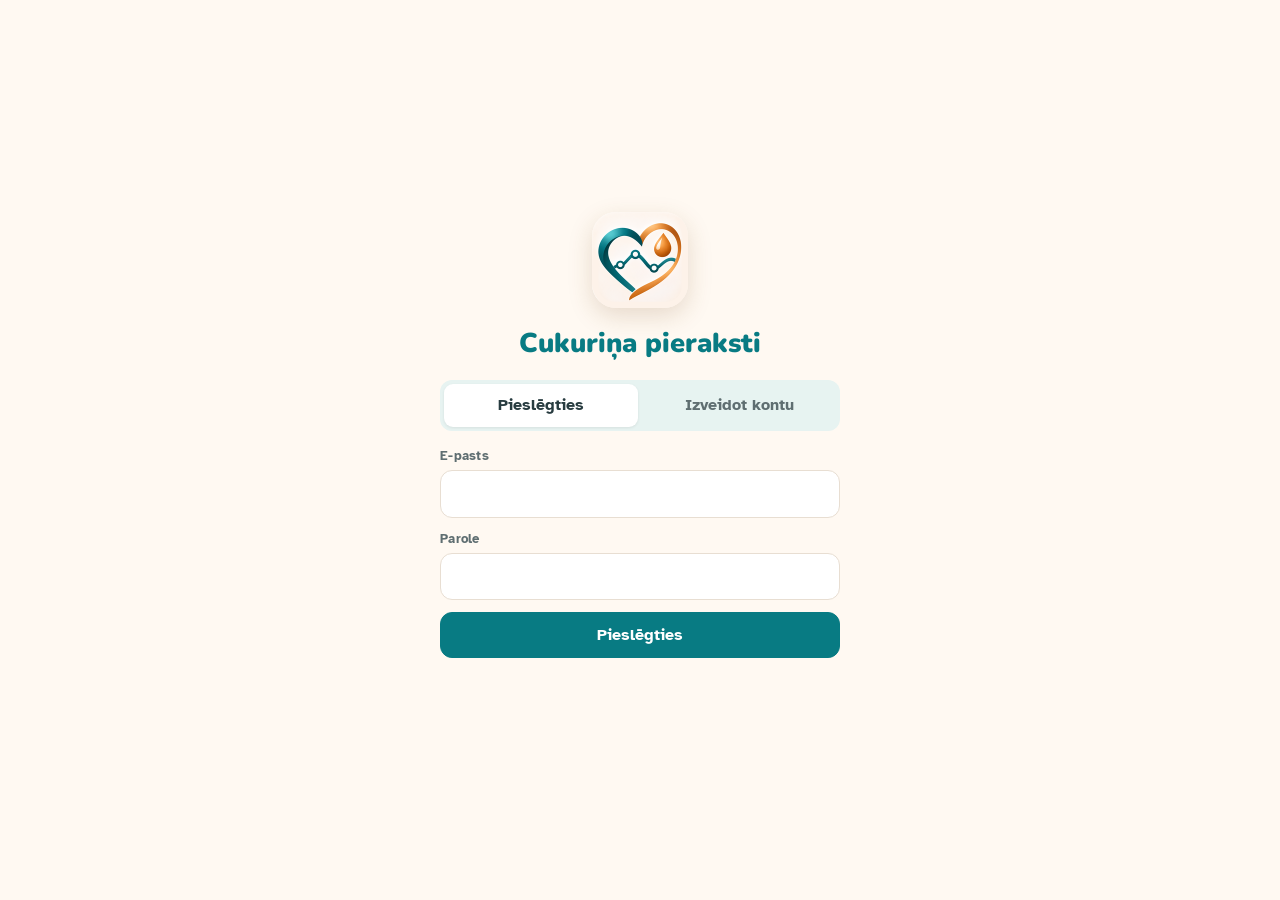
<file: index.html>
<!doctype html>
<html lang="lv">
<head>
<meta charset="utf-8">
<meta name="viewport" content="width=device-width, initial-scale=1, viewport-fit=cover">
<title>Cukuriņa pieraksti</title>
<meta name="description" content="Diabēta dienasgrāmata bērnam — insulīns, ēdienreizes, MV un glikoze.">
<meta name="theme-color" content="#FFF9F2">
<meta name="color-scheme" content="light">
<meta name="apple-mobile-web-app-capable" content="yes">
<meta name="mobile-web-app-capable" content="yes">
<meta name="apple-mobile-web-app-status-bar-style" content="default">
<meta name="apple-mobile-web-app-title" content="Cukuriņš">
<link rel="manifest" href="manifest.webmanifest">
<link rel="icon" type="image/png" sizes="32x32" href="icons/favicon-32.png">
<link rel="apple-touch-icon" href="icons/apple-touch-icon.png">
<link rel="preconnect" href="https://fonts.googleapis.com">
<link rel="preconnect" href="https://fonts.gstatic.com" crossorigin>
<link rel="stylesheet" href="https://fonts.googleapis.com/css2?family=Atkinson+Hyperlegible:wght@400;700&family=Nunito:wght@700;800;900&display=swap">
<link rel="stylesheet" href="app.css?v=32">
</head>
<body>
<div id="app">

  <!-- ===== sign in ===== -->
  <section id="scrAuth" class="screen center" hidden>
    <div class="authbox">
      <img src="icons/icon-192.png?v=32" alt="" class="authlogo" width="96" height="96">
      <h1 class="brand">Cukuriņa pieraksti</h1>
      <p class="muted" id="authInviteNote" hidden>Tev ir ielūgums uz dienasgrāmatu. Pieslēdzies vai izveido kontu, un tas tiks pieņemts.</p>
      <div class="seg" role="tablist">
        <button type="button" id="tabIn" class="segb" aria-selected="true">Pieslēgties</button>
        <button type="button" id="tabUp" class="segb" aria-selected="false">Izveidot kontu</button>
      </div>
      <form id="authForm" class="form" novalidate>
        <label id="lblName" hidden>Tavs vārds (kā rādīt ierakstos)<input id="aName" autocomplete="name" placeholder="Mamma"></label>
        <label>E-pasts<input id="aEmail" type="email" autocomplete="email" inputmode="email" required></label>
        <label>Parole<input id="aPass" type="password" autocomplete="current-password" minlength="8" required></label>
        <label class="check" id="lblConsent" hidden><input type="checkbox" id="aConsent"><span>Esmu izlasījusi(-is) <a href="privatums.html" target="_blank" rel="noopener">privātuma paziņojumu</a> un piekrītu, ka bērna veselības dati tiek glabāti šajā lietotnē.</span></label>
        <button class="btn primary" id="aSubmit" type="submit">Pieslēgties</button>
        <div class="formmsg" id="aMsg" role="status"></div>
        <button class="link" type="button" id="aForgot" hidden>Aizmirsi paroli?</button>
      </form>
    </div>
  </section>

  <!-- ===== privacy consent (once per version) ===== -->
  <section id="scrConsent" class="screen center" hidden>
    <div class="authbox">
      <img src="icons/icon-192.png?v=32" alt="" class="authlogo" width="96" height="96">
      <h1 class="brand">Privātums</h1>
      <p>Cukuriņa pieraksti glabā bērna veselības datus: insulīna devas, ēdienreizes, glikozes un ketonu mērījumus, piezīmes. Tos redz tikai tie, ko pats uzaicini.</p>
      <p><a href="privatums.html" target="_blank" rel="noopener">Izlasīt privātuma paziņojumu</a></p>
      <label class="check"><input type="checkbox" id="cConsent"><span>Esmu izlasījusi(-is) privātuma paziņojumu un piekrītu, ka bērna veselības dati tiek glabāti šajā lietotnē.</span></label>
      <button class="btn primary" id="cAccept" type="button">Turpināt</button>
      <div class="formmsg" id="cMsg" role="status"></div>
      <button class="link" type="button" id="cSignOut">Iziet</button>
    </div>
  </section>

  <!-- ===== first run ===== -->
  <section id="scrOnboard" class="screen center" hidden>
    <div class="authbox">
      <img src="icons/icon-192.png?v=32" alt="" class="authlogo" width="96" height="96">
      <h1 class="brand">Sāksim dienasgrāmatu</h1>
      <form id="obForm" class="form">
        <label>Bērna vārds<input id="obChild" required></label>
        <label>Tavs vārds ierakstos<input id="obMe" placeholder="Mamma" required></label>
        <button class="btn primary" type="submit">Izveidot dienasgrāmatu</button>
      </form>
      <div class="or"><span>vai</span></div>
      <form id="obInvForm" class="form">
        <label>Ielūguma saite, ko kāds tev atsūtīja<input id="obInv" placeholder="https://…?invite=…"></label>
        <button class="btn" type="submit">Pievienoties</button>
        <div class="formmsg" id="obMsg" role="status"></div>
      </form>
      <button class="link" type="button" id="obSignOut">Iziet</button>
    </div>
  </section>

  <!-- ===== main app ===== -->
  <section id="scrMain" class="screen" hidden>
    <header class="topbar">
      <img src="icons/icon-192.png?v=32" alt="" width="36" height="36" class="toplogo">
      <div class="toptitle"><b id="childName">Augusts</b><span id="roleLabel"></span></div>
      <select id="childSel" aria-label="Dienasgrāmata" hidden></select>
    </header>

    <main class="wrap">
      <!-- DAY -->
      <div id="viewDay" class="view">
        <div class="datebar">
          <button class="navbtn" id="prev" type="button" aria-label="Iepriekšējā diena">‹</button>
          <label class="d" id="dateBtn"><span class="wd" id="wd"></span><span class="day"><span id="dayLabel"></span><svg class="cal" viewBox="0 0 24 24" width="18" height="18" aria-hidden="true"><rect x="3.5" y="5" width="17" height="15" rx="3" fill="none" stroke="currentColor" stroke-width="2"/><path d="M3.5 10h17M8 3v4M16 3v4" stroke="currentColor" stroke-width="2" stroke-linecap="round"/></svg></span><input type="date" id="datePick" class="dpick" aria-label="Izvēlēties dienu kalendārā"></label>
          <button class="navbtn" id="next" type="button" aria-label="Nākamā diena">›</button>
        </div>
        <div class="totals">
          <div class="tot basal"><b id="tBasal">0</b><span>Ilgais v</span></div>
          <div class="tot bolus"><b id="tBolus">0</b><span>Īsais v</span></div>
          <div class="tot meal"><b id="tMv">0</b><span>MV</span></div>
          <div class="tot gluc"><b id="tTab">0</b><span>Glik. tab.</span></div>
        </div>
        <div class="log" id="log"><div class="empty"><strong>Ielādē…</strong></div></div>
        <div class="sick" id="sickStrip" hidden></div>
      </div>

      <!-- OVERVIEW -->
      <div id="viewStats" class="view" hidden>
        <div class="pens" id="penCard" hidden></div>
        <div class="card">
          <h2>Periods</h2>
          <div class="chips presets" id="presets">
            <button class="pchip" data-p="7" type="button">7 dienas</button>
            <button class="pchip" data-p="14" type="button">14 dienas</button>
            <button class="pchip" data-p="30" type="button">30 dienas</button>
            <button class="pchip" data-p="month" type="button">Mēnesis</button>
          </div>
          <div class="range">
            <label>No<input type="date" id="rFrom"></label>
            <label>Līdz<input type="date" id="rTo"></label>
          </div>
        </div>
        <div class="card">
          <h2>Vidējās devas</h2>
          <div class="stats" id="statGrid"></div>
          <p class="disc">Jutība un koeficienti ir aptuveni aprēķini no Augusta faktiskajām devām un mērījumiem; jutība arī pēc kopējās dienas devas (100 ÷ vidējā dienas deva), kā to rēķina ārsts. Tie noder sarunai ar endokrinologu, bet devas maini tikai pēc saskaņošanas ar ārstu.</p>
        </div>
        <div class="card">
          <h2>Pa dienām</h2>
          <div class="tblwrap"><table id="dayTable"></table></div>
        </div>
        <div class="card" id="cgmCard" hidden>
          <h2>Dexcom līknes</h2>
          <div class="cgmlist" id="cgmList"></div>
        </div>
        <div class="card">
          <h2>Drukāt un eksportēt</h2>
          <div class="rowbtns"><button class="btn primary" id="printPeriod" type="button">Drukāt periodu</button><button class="btn" id="dlCsv" type="button">Excel (CSV)</button></div>
          <p class="hint">Katra diena drukājas atsevišķā A4 blokā ar sensora līkni. Lai izdrukātu vienu dienu, laukos “No” un “Līdz” izvēlies to pašu datumu. Drukas logā var izvēlēties arī “Saglabāt kā PDF”.</p>
        </div>
        <div class="card" id="cgmImportCard">
          <h2>Dexcom sensora dati</h2>
          <p class="hint" id="cgmImpStatus">Sensora līknes parādās pārskatā un izdrukā, kad dati ir importēti.</p>
          <ol class="steps">
            <li>Atver <b>clarity.dexcom.eu</b> un pieslēdzies ar Dexcom kontu.</li>
            <li>Jebkurā atskaitē spied eksporta ikonu, izvēlies periodu un saglabā CSV failu.</li>
            <li>Spied pogu zemāk un izvēlies šo failu.</li>
          </ol>
          <input type="file" id="cgmFile" accept=".csv,text/csv,text/plain" hidden>
          <button class="btn primary" id="cgmImport" type="button">Importēt Dexcom Clarity CSV</button>
        </div>
      </div>

      <!-- RECIPES -->
      <div id="viewRecipes" class="view" hidden>
        <div class="rechead">
          <h2>Receptes</h2>
          <button class="btn primary" id="recNew" type="button">+ Jauna recepte</button>
        </div>
        <div class="seg" role="tablist" id="recTabs">
          <button type="button" class="segb" data-k="recipe" aria-selected="true">Receptes</button>
          <button type="button" class="segb" data-k="product" aria-selected="false">Produkti</button>
        </div>
        <input id="recSearch" type="search" placeholder="Meklēt receptēs un produktos…" aria-label="Meklēt receptēs un produktos">
        <div id="recList" class="reclist"></div>
        <p class="hint" id="recHint">Ogļhidrāti uz 100 g pie sastāvdaļām ir aptuveni. Ja uz iepakojuma ir cits skaitlis, ieraksti to.</p>
      </div>

      <!-- FAMILY -->
      <div id="viewFamily" class="view" hidden>
        <div class="card">
          <h2>Kam ir piekļuve</h2>
          <ul class="people" id="memberList"></ul>
        </div>
        <div class="card" id="inviteCard" hidden>
          <h2>Uzaicināt</h2>
          <form id="invForm" class="form">
            <label>Vārds<input id="invName" placeholder="Tētis, vecmamma, skolotāja…" required></label>
            <label>Tiesības
              <select id="invRole">
                <option value="family">Ģimene — ievada un labo visus ierakstus</option>
                <option value="caregiver">Aprūpētājs — redz visu, labo tikai savus ierakstus</option>
              </select>
            </label>
            <button class="btn primary" type="submit">Izveidot ielūguma saiti</button>
          </form>
          <div id="invResult"></div>
          <ul class="people" id="inviteList"></ul>
        </div>
        <div class="card">
          <h2>Iestatījumi</h2>
          <div class="form">
            <label>Mans vārds ierakstos<input id="myName"></label>
            <label id="gmvLbl">1 MV = g ogļhidrātu<input id="gPerMv" inputmode="decimal"></label>
            <label>Insulīna ampulu lieto dienas (pēc instrukcijas)<input id="penDays" inputmode="numeric"></label>
            <label class="check"><input type="checkbox" id="showCalcs"><span>Pārskatā rādīt aptuvenos aprēķinus (jutība, ogļhidrāti uz 1 v, īsais uz 1 MV). Tie domāti sarunai ar ārstu, nevis devu izvēlei.</span></label>
            <label>Vienas glikozes tabletes svars, g<input id="tabletG" inputmode="decimal" placeholder="piem. 2,2"></label>
            <label>Labās zonas augšējā robeža (Dexcom), mmol/l<input id="rangeHi" inputmode="decimal" placeholder="piem. 10"></label>
          </div>
          <div class="rowbtns"><button class="btn" id="saveSettings" type="button">Saglabāt</button><button class="btn" id="changePass" type="button">Mainīt paroli</button><button class="btn" id="signOut" type="button">Iziet no konta</button></div>
        </div>
        <div class="card" id="adminCard" hidden>
          <h2>Lietotnes ģimenes</h2>
          <p class="hint">Redzi tikai to, cik ģimeņu lieto lietotni un vai tām ieslēgta atpazīšana (balss un foto). Ierakstu saturu šeit neredzi. Atpazīšanas izmaksas sedz Tava API atslēga.</p>
          <ul class="people" id="adminList"></ul>
        </div>
        <p class="hint center-t"><a href="privatums.html" target="_blank" rel="noopener">Privātuma paziņojums</a></p>
        <p class="hint center-t">Lai lietotne būtu telefona sākuma ekrānā: iPhone Safari → Kopīgot → “Pievienot sākuma ekrānam”; Android Chrome → ⋮ → “Instalēt lietotni”.</p>
      </div>
    </main>

    <div class="dock" id="dock">
      <div class="dock-in">
        <div class="inrow">
          <textarea id="input" rows="1" placeholder="Raksti šeit…"></textarea>
          <button class="iconbtn mic" id="mic" type="button" aria-label="Diktēt" hidden>
            <svg width="22" height="22" viewBox="0 0 24 24" fill="none" stroke="currentColor" stroke-width="2" stroke-linecap="round" aria-hidden="true"><rect x="9" y="3" width="6" height="11" rx="3"/><path d="M5 11a7 7 0 0 0 14 0M12 18v3"/></svg>
          </button>
          <button class="btn primary send" id="send" type="button">Pievienot</button>
        </div>
        <div class="photorow" id="photoRow">
          <input type="file" id="camFile" accept="image/*" hidden>
          <button class="photobtn" type="button" data-mode="meter" aria-label="Glikozes rādījums no foto"><svg width="18" height="18" viewBox="0 0 24 24" fill="none" stroke="currentColor" stroke-width="2" stroke-linecap="round" stroke-linejoin="round" aria-hidden="true"><path d="M4 8h3l2-3h6l2 3h3v11H4z"/><circle cx="12" cy="13" r="3.5"/></svg>Glikoze</button>
          <button class="photobtn" type="button" data-mode="ketones" aria-label="Ketonu rādījums no foto"><svg width="18" height="18" viewBox="0 0 24 24" fill="none" stroke="currentColor" stroke-width="2" stroke-linecap="round" stroke-linejoin="round" aria-hidden="true"><path d="M4 8h3l2-3h6l2 3h3v11H4z"/><circle cx="12" cy="13" r="3.5"/></svg>Ketoni</button>
          <button class="photobtn" type="button" data-mode="menu" aria-label="Ēdienreize no foto"><svg width="18" height="18" viewBox="0 0 24 24" fill="none" stroke="currentColor" stroke-width="2" stroke-linecap="round" stroke-linejoin="round" aria-hidden="true"><path d="M4 8h3l2-3h6l2 3h3v11H4z"/><circle cx="12" cy="13" r="3.5"/></svg>Ēdienreize</button>
          <button class="photobtn" type="button" data-mode="notes" aria-label="Pieraksti no foto"><svg width="18" height="18" viewBox="0 0 24 24" fill="none" stroke="currentColor" stroke-width="2" stroke-linecap="round" stroke-linejoin="round" aria-hidden="true"><path d="M4 8h3l2-3h6l2 3h3v11H4z"/><circle cx="12" cy="13" r="3.5"/></svg>Pieraksti</button>
        </div>
        <div class="hint" id="hint" hidden></div>
      </div>
    </div>

    <nav class="tabbar" aria-label="Sadaļas">
      <button type="button" data-v="day" aria-current="page"><svg viewBox="0 0 24 24" width="22" height="22" fill="none" stroke="currentColor" stroke-width="2" stroke-linecap="round" aria-hidden="true"><rect x="4" y="3" width="16" height="18" rx="2"/><path d="M8 8h8M8 12h8M8 16h5"/></svg>Diena</button>
      <button type="button" data-v="stats"><svg viewBox="0 0 24 24" width="22" height="22" fill="none" stroke="currentColor" stroke-width="2" stroke-linecap="round" aria-hidden="true"><path d="M4 19h16M7 16V10M12 16V5M17 16v-4"/></svg>Pārskats</button>
      <button type="button" data-v="recipes"><svg viewBox="0 0 24 24" width="22" height="22" fill="none" stroke="currentColor" stroke-width="2" stroke-linecap="round" stroke-linejoin="round" aria-hidden="true"><path d="M5 4h11a3 3 0 0 1 3 3v13H8a3 3 0 0 1-3-3z"/><path d="M5 17a3 3 0 0 1 3-3h11"/><path d="M9 8h6"/></svg>Receptes</button>
      <button type="button" data-v="family"><svg viewBox="0 0 24 24" width="22" height="22" fill="none" stroke="currentColor" stroke-width="2" stroke-linecap="round" aria-hidden="true"><circle cx="9" cy="8" r="3.2"/><circle cx="17" cy="9.5" r="2.4"/><path d="M3 19c.8-3.4 3.2-5 6-5s5.2 1.6 6 5M15 14.6c2.6-.3 4.6 1 5.4 3.9"/></svg>Ģimene</button>
    </nav>
  </section>
</div>

<div id="sheetHost"></div>
<div id="printArea" aria-hidden="true"></div>

<script src="vendor/supabase-2.45.4.js"></script>
<script src="config.js?v=32"></script>
<script src="app.js?v=32"></script>
</body>
</html>
</file>
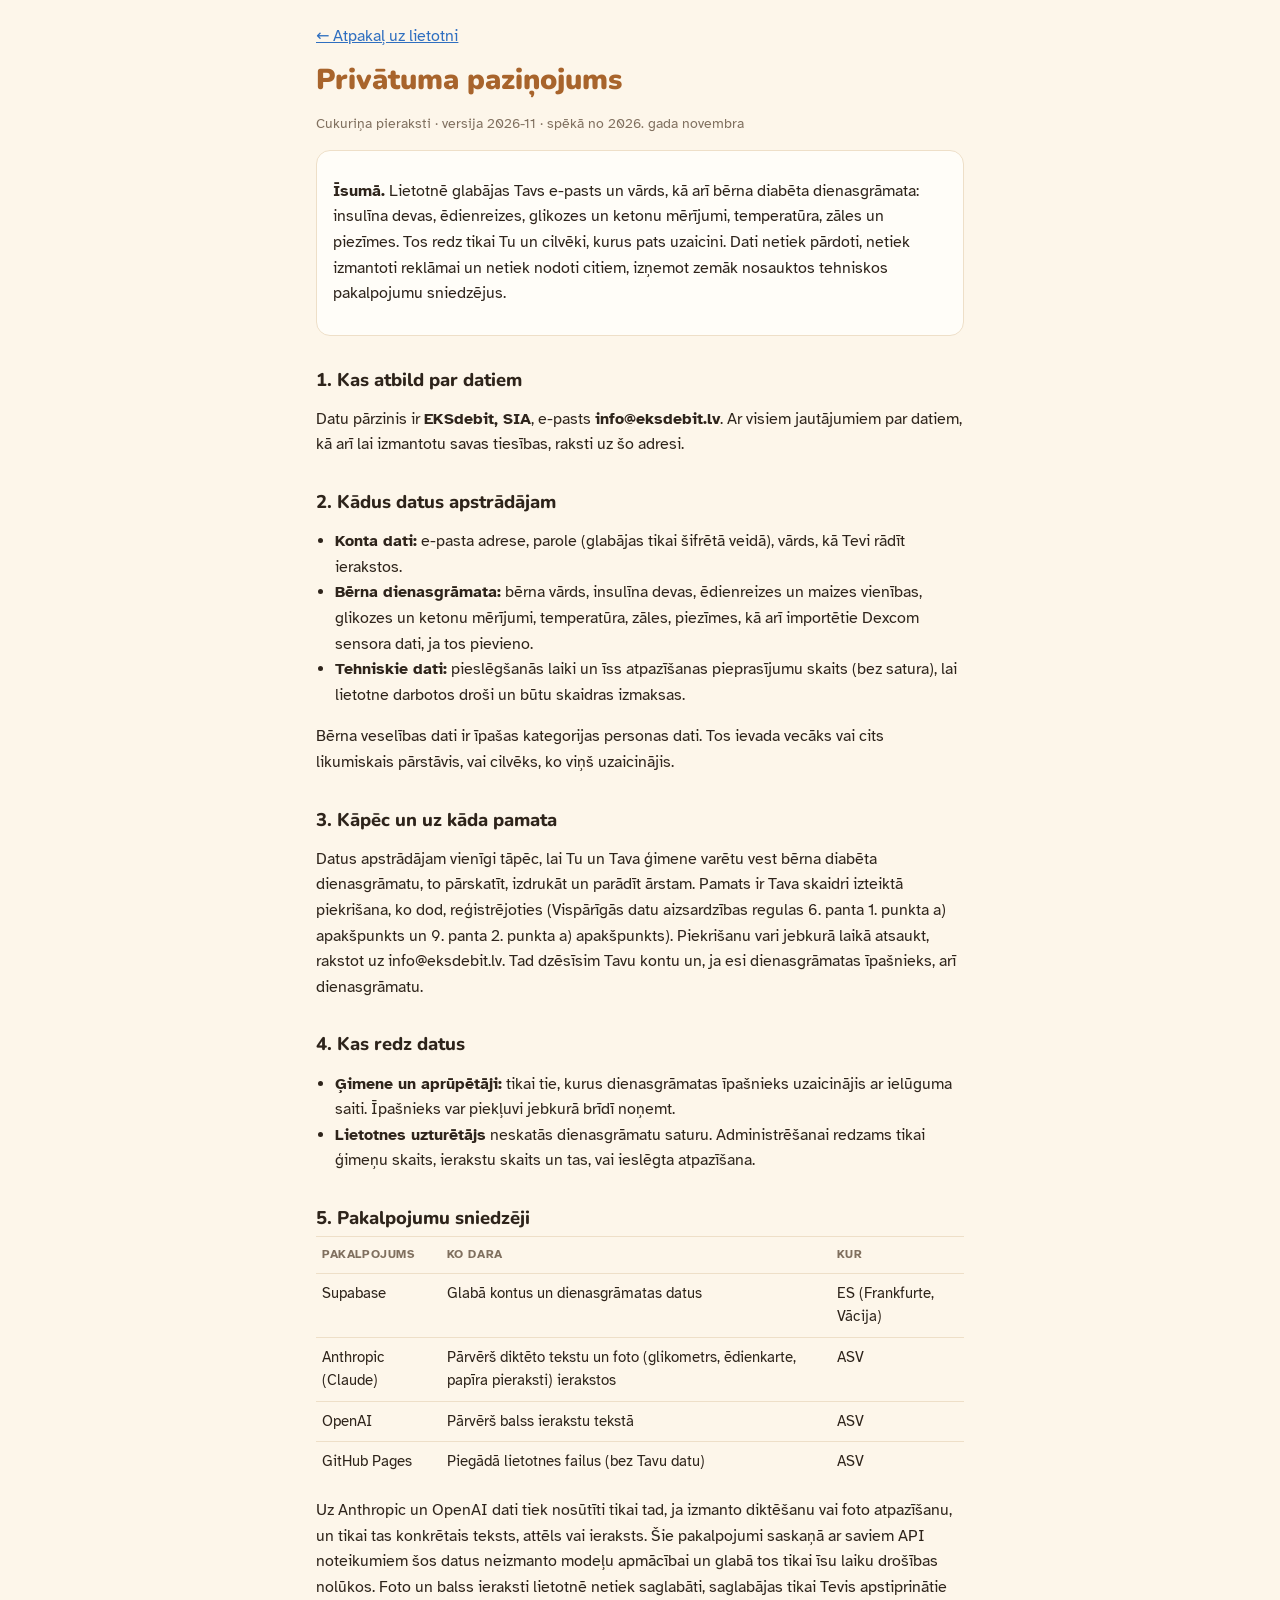
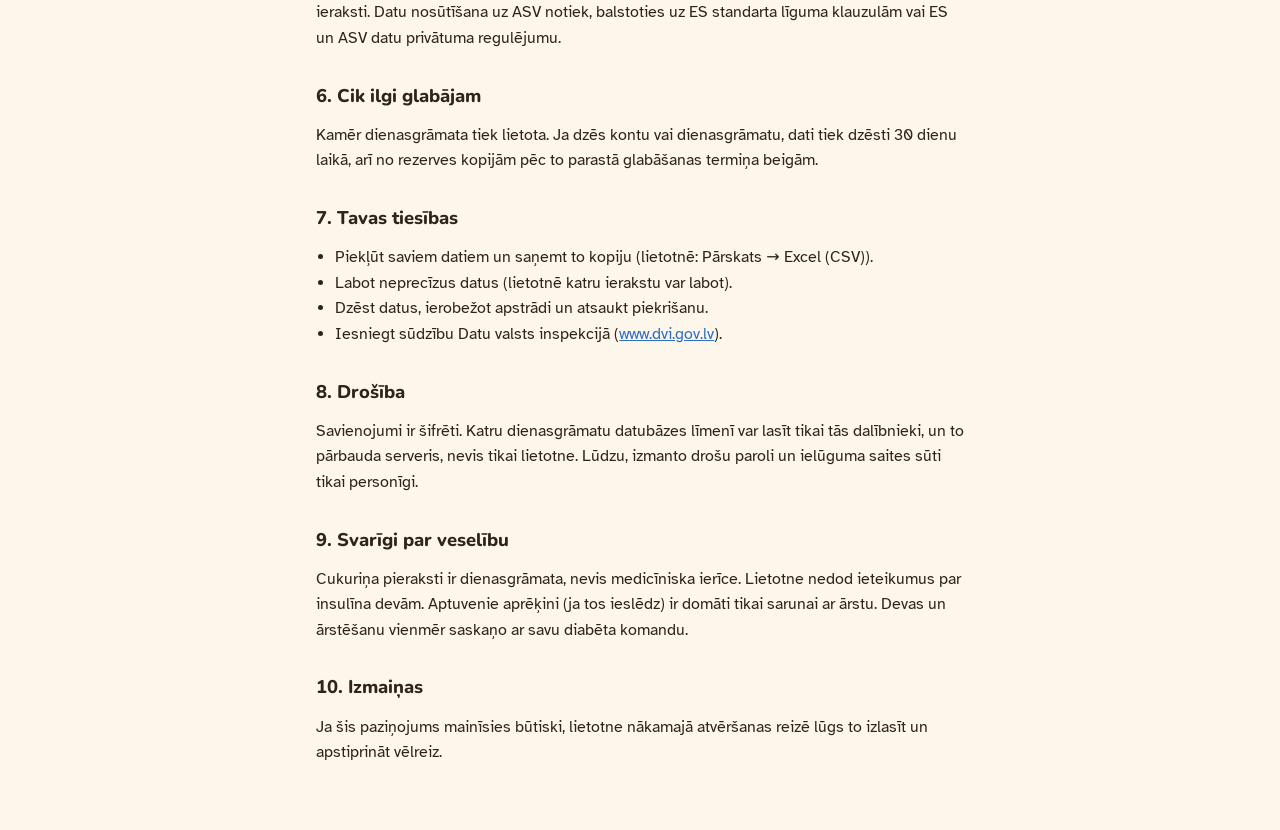
<file: privatums.html>
<!doctype html>
<html lang="lv">
<head>
<meta charset="utf-8">
<meta name="viewport" content="width=device-width, initial-scale=1, viewport-fit=cover">
<title>Privātums · Cukuriņa pieraksti</title>
<link rel="icon" type="image/png" sizes="32x32" href="icons/favicon-32.png">
<link rel="stylesheet" href="https://fonts.googleapis.com/css2?family=Atkinson+Hyperlegible:wght@400;700&family=Nunito:wght@800;900&display=swap">
<style>
:root{--paper:#fdf6ea;--sheet:#fffdf8;--ink:#2e241b;--muted:#80705f;--rule:#eedfc8;--bear:#a8642c;--blue:#2f6fc0;color-scheme:light}
@media (prefers-color-scheme: dark){:root{--paper:#1c1712;--sheet:#262019;--ink:#f1e8dc;--muted:#b2a290;--rule:#3a3027;--bear:#e0a26c;--blue:#8db8f2;color-scheme:dark}}
*{box-sizing:border-box}
body{margin:0;background:var(--paper);color:var(--ink);font:16px/1.6 "Atkinson Hyperlegible",system-ui,sans-serif}
main{max-width:680px;margin:0 auto;padding:calc(24px + env(safe-area-inset-top,0px)) max(16px,env(safe-area-inset-right,0px)) 48px max(16px,env(safe-area-inset-left,0px))}
h1,h2{font-family:"Nunito",system-ui,sans-serif;line-height:1.2;text-wrap:balance}
h1{color:var(--bear);font-weight:900;font-size:1.8rem;margin:.2em 0 .1em}
h2{font-size:1.15rem;font-weight:800;margin:1.8em 0 .4em}
p,li{max-width:65ch}
ul{padding-left:1.2em}
.meta{color:var(--muted);font-size:.9rem}
.box{background:var(--sheet);border:1px solid var(--rule);border-radius:14px;padding:12px 16px}
a{color:var(--blue)}
table{border-collapse:collapse;width:100%;font-size:.92rem}
td,th{border-top:1px solid var(--rule);padding:8px 6px;text-align:left;vertical-align:top}
th{font-size:.75rem;text-transform:uppercase;letter-spacing:.05em;color:var(--muted)}
.tbl{overflow-x:auto}
.back{display:inline-block;margin-bottom:8px}
</style>
</head>
<body>
<main>
<a class="back" href="./">← Atpakaļ uz lietotni</a>
<h1>Privātuma paziņojums</h1>
<p class="meta">Cukuriņa pieraksti · versija 2026-11 · spēkā no 2026. gada novembra</p>

<div class="box">
<p><b>Īsumā.</b> Lietotnē glabājas Tavs e-pasts un vārds, kā arī bērna diabēta dienasgrāmata: insulīna devas, ēdienreizes, glikozes un ketonu mērījumi, temperatūra, zāles un piezīmes. Tos redz tikai Tu un cilvēki, kurus pats uzaicini. Dati netiek pārdoti, netiek izmantoti reklāmai un netiek nodoti citiem, izņemot zemāk nosauktos tehniskos pakalpojumu sniedzējus.</p>
</div>

<h2>1. Kas atbild par datiem</h2>
<p>Datu pārzinis ir <b>EKSdebit, SIA</b>, e-pasts <b>info@eksdebit.lv</b>. Ar visiem jautājumiem par datiem, kā arī lai izmantotu savas tiesības, raksti uz šo adresi.</p>

<h2>2. Kādus datus apstrādājam</h2>
<ul>
<li><b>Konta dati:</b> e-pasta adrese, parole (glabājas tikai šifrētā veidā), vārds, kā Tevi rādīt ierakstos.</li>
<li><b>Bērna dienasgrāmata:</b> bērna vārds, insulīna devas, ēdienreizes un maizes vienības, glikozes un ketonu mērījumi, temperatūra, zāles, piezīmes, kā arī importētie Dexcom sensora dati, ja tos pievieno.</li>
<li><b>Tehniskie dati:</b> pieslēgšanās laiki un īss atpazīšanas pieprasījumu skaits (bez satura), lai lietotne darbotos droši un būtu skaidras izmaksas.</li>
</ul>
<p>Bērna veselības dati ir īpašas kategorijas personas dati. Tos ievada vecāks vai cits likumiskais pārstāvis, vai cilvēks, ko viņš uzaicinājis.</p>

<h2>3. Kāpēc un uz kāda pamata</h2>
<p>Datus apstrādājam vienīgi tāpēc, lai Tu un Tava ģimene varētu vest bērna diabēta dienasgrāmatu, to pārskatīt, izdrukāt un parādīt ārstam. Pamats ir Tava skaidri izteiktā piekrišana, ko dod, reģistrējoties (Vispārīgās datu aizsardzības regulas 6. panta 1. punkta a) apakšpunkts un 9. panta 2. punkta a) apakšpunkts). Piekrišanu vari jebkurā laikā atsaukt, rakstot uz info@eksdebit.lv. Tad dzēsīsim Tavu kontu un, ja esi dienasgrāmatas īpašnieks, arī dienasgrāmatu.</p>

<h2>4. Kas redz datus</h2>
<ul>
<li><b>Ģimene un aprūpētāji:</b> tikai tie, kurus dienasgrāmatas īpašnieks uzaicinājis ar ielūguma saiti. Īpašnieks var piekļuvi jebkurā brīdī noņemt.</li>
<li><b>Lietotnes uzturētājs</b> neskatās dienasgrāmatu saturu. Administrēšanai redzams tikai ģimeņu skaits, ierakstu skaits un tas, vai ieslēgta atpazīšana.</li>
</ul>

<h2>5. Pakalpojumu sniedzēji</h2>
<div class="tbl"><table>
<tr><th>Pakalpojums</th><th>Ko dara</th><th>Kur</th></tr>
<tr><td>Supabase</td><td>Glabā kontus un dienasgrāmatas datus</td><td>ES (Frankfurte, Vācija)</td></tr>
<tr><td>Anthropic (Claude)</td><td>Pārvērš diktēto tekstu un foto (glikometrs, ēdienkarte, papīra pieraksti) ierakstos</td><td>ASV</td></tr>
<tr><td>OpenAI</td><td>Pārvērš balss ierakstu tekstā</td><td>ASV</td></tr>
<tr><td>GitHub Pages</td><td>Piegādā lietotnes failus (bez Tavu datu)</td><td>ASV</td></tr>
</table></div>
<p>Uz Anthropic un OpenAI dati tiek nosūtīti tikai tad, ja izmanto diktēšanu vai foto atpazīšanu, un tikai tas konkrētais teksts, attēls vai ieraksts. Šie pakalpojumi saskaņā ar saviem API noteikumiem šos datus neizmanto modeļu apmācībai un glabā tos tikai īsu laiku drošības nolūkos. Foto un balss ieraksti lietotnē netiek saglabāti, saglabājas tikai Tevis apstiprinātie ieraksti. Datu nosūtīšana uz ASV notiek, balstoties uz ES standarta līguma klauzulām vai ES un ASV datu privātuma regulējumu.</p>

<h2>6. Cik ilgi glabājam</h2>
<p>Kamēr dienasgrāmata tiek lietota. Ja dzēs kontu vai dienasgrāmatu, dati tiek dzēsti 30 dienu laikā, arī no rezerves kopijām pēc to parastā glabāšanas termiņa beigām.</p>

<h2>7. Tavas tiesības</h2>
<ul>
<li>Piekļūt saviem datiem un saņemt to kopiju (lietotnē: Pārskats → Excel (CSV)).</li>
<li>Labot neprecīzus datus (lietotnē katru ierakstu var labot).</li>
<li>Dzēst datus, ierobežot apstrādi un atsaukt piekrišanu.</li>
<li>Iesniegt sūdzību Datu valsts inspekcijā (<a href="https://www.dvi.gov.lv" target="_blank" rel="noopener">www.dvi.gov.lv</a>).</li>
</ul>

<h2>8. Drošība</h2>
<p>Savienojumi ir šifrēti. Katru dienasgrāmatu datubāzes līmenī var lasīt tikai tās dalībnieki, un to pārbauda serveris, nevis tikai lietotne. Lūdzu, izmanto drošu paroli un ielūguma saites sūti tikai personīgi.</p>

<h2>9. Svarīgi par veselību</h2>
<p>Cukuriņa pieraksti ir dienasgrāmata, nevis medicīniska ierīce. Lietotne nedod ieteikumus par insulīna devām. Aptuvenie aprēķini (ja tos ieslēdz) ir domāti tikai sarunai ar ārstu. Devas un ārstēšanu vienmēr saskaņo ar savu diabēta komandu.</p>

<h2>10. Izmaiņas</h2>
<p>Ja šis paziņojums mainīsies būtiski, lietotne nākamajā atvēršanas reizē lūgs to izlasīt un apstiprināt vēlreiz.</p>
</main>
</body>
</html>
</file>
<file: app.css>
/* Layout: one narrow column like a diary page — top bar, date, day totals, sensor curve, time-ruled log; dictation dock and tab bar pinned at the bottom.
   Colours: Cukuriņš colour system (see :root); entry colours (meal green, insulin violet/blue) unchanged. */
:root{
  /* Cukuriņš colour system: cream page, white cards, petrol headings and buttons, caramel only for accents */
  --paper:#FFF9F2; --sheet:#FFFFFF; --bar:#F3E8DB; --ink:#283C40; --muted:#5F6E71; --rule:#E8DED2;
  --primary:#087B83; --primary-dark:#07545D; --primary-soft:#E7F3F1;
  --caramel:#D98032; --caramel-ink:#9A531A; --caramel-soft:#FBEEE2;
  --bear:var(--primary); --bear-soft:var(--primary-soft);
  --blue:var(--primary); --blue-soft:var(--primary-soft);
  --basal:#7048b8; --basal-soft:#efe8fa;
  --bolus:#2f6fc0; --bolus-soft:#e4eefb;
  --meal:#2f7a4b; --meal-soft:#e3f2e8;
  --ok:#25856B; --ok-ink:#1D6B56; --ok-soft:#E3F2EC;
  --hi:#B87516; --hi-ink:#8A570F; --hi-soft:#FBF0DD;
  --lo:#C74646; --lo-ink:#A83434; --lo-soft:#FBE7E7;
  --sugar:var(--caramel-ink); --sugar-soft:var(--caramel-soft);
  --gluc:var(--hi-ink); --gluc-soft:var(--hi-soft);
  --danger:var(--lo-ink); --onaccent:#ffffff;
  --display:"Nunito", "Arial Rounded MT Bold", system-ui, sans-serif;
  --body:"Atkinson Hyperlegible", system-ui, -apple-system, "Segoe UI", sans-serif;
  --safe-b:env(safe-area-inset-bottom, 0px);
  color-scheme:light;
}
*{box-sizing:border-box}
html,body{margin:0}
body{background:var(--paper);color:var(--ink);font-family:var(--body);font-size:16px;line-height:1.45;-webkit-text-size-adjust:100%}
[hidden]{display:none!important}
button,input,select,textarea{font:inherit;color:inherit}
button{cursor:pointer}
:focus-visible{outline:2px solid var(--blue);outline-offset:2px}
h1,h2{color:var(--primary-dark);font-family:var(--display);margin:0;text-wrap:balance}
.vh{position:absolute;width:1px;height:1px;opacity:0;pointer-events:none}
.muted{color:var(--muted)}
.hint{font-size:.85rem;color:var(--muted);margin:0}
.center-t{text-align:center}

/* screens */
.screen.center{min-height:100vh;min-height:100dvh;display:flex;align-items:center;justify-content:center;
  padding:calc(24px + env(safe-area-inset-top,0px)) max(16px,env(safe-area-inset-right,0px)) calc(24px + var(--safe-b)) max(16px,env(safe-area-inset-left,0px))}
.authbox{width:100%;max-width:400px;display:flex;flex-direction:column;gap:16px;align-items:stretch}
.authlogo{width:96px;height:96px;border-radius:24px;align-self:center;box-shadow:0 8px 24px rgba(120,80,30,.18)}
.brand{font-size:1.7rem;font-weight:900;text-align:center;color:var(--bear)}
.seg{display:flex;background:var(--bear-soft);border-radius:12px;padding:4px;gap:4px}
.segb{flex:1;border:0;background:none;border-radius:9px;padding:10px;font-weight:700;color:var(--muted)}
.segb[aria-selected="true"]{background:var(--sheet);color:var(--ink);box-shadow:0 1px 3px rgba(0,0,0,.08)}
.form{display:flex;flex-direction:column;gap:12px}
label{display:flex;flex-direction:column;gap:5px;font-size:.8rem;color:var(--muted);font-weight:700;letter-spacing:.02em}
input,select,textarea{font-size:16px;font-weight:400;letter-spacing:0;background:var(--sheet);border:1px solid var(--rule);border-radius:12px;padding:11px 12px;min-height:46px;color:var(--ink);width:100%}
.formmsg{font-size:.9rem;color:var(--danger);min-height:1.2em}
.formmsg.ok{color:var(--meal)}
.or{display:flex;align-items:center;gap:10px;color:var(--muted);font-size:.85rem}
.or::before,.or::after{content:"";flex:1;height:1px;background:var(--rule)}
.link{border:0;background:none;color:var(--muted);text-decoration:underline;align-self:center;padding:8px}

/* buttons */
.btn{min-height:46px;border-radius:12px;border:1px solid var(--rule);background:var(--sheet);padding:0 16px;font-weight:700}
.btn.primary{background:var(--primary);border-color:var(--primary);color:var(--onaccent)}
.btn.primary:active{background:var(--primary-dark);border-color:var(--primary-dark)}
.btn.small{min-height:38px;font-size:.88rem;color:var(--muted)}
.btn.danger{color:var(--danger)}
.btn:disabled{opacity:.55}
.rowbtns{display:flex;flex-wrap:wrap;gap:8px}
.rowbtns .btn.primary{flex:1}
.iconbtn{width:50px;height:50px;border-radius:14px;border:1px solid var(--rule);background:var(--sheet);display:grid;place-items:center;flex:none}
.iconbtn.mic{color:var(--blue)}
.iconbtn.mic.on{background:var(--danger);border-color:var(--danger);color:var(--onaccent);animation:pulse 1.2s infinite}
@keyframes pulse{50%{transform:scale(1.07)}}
@media (prefers-reduced-motion:reduce){.iconbtn.mic.on{animation:none}}

/* main */
.topbar{position:sticky;top:0;z-index:5;display:flex;align-items:center;gap:10px;background:var(--paper);
  padding:calc(8px + env(safe-area-inset-top,0px)) max(16px,env(safe-area-inset-right,0px)) 8px max(16px,env(safe-area-inset-left,0px));border-bottom:1px solid var(--rule)}
.toplogo{border-radius:10px}
.toptitle{flex:1;min-width:0;display:flex;flex-direction:column;line-height:1.15}
.toptitle b{font-family:var(--display);font-weight:900;font-size:1.2rem;color:var(--bear)}
.toptitle span{font-size:.78rem;color:var(--muted)}
#childSel{width:auto;min-height:38px;padding:6px 10px}
.wrap{max-width:640px;margin:0 auto;padding:14px max(16px,env(safe-area-inset-right,0px)) calc(250px + var(--safe-b)) max(16px,env(safe-area-inset-left,0px))}
.view{display:flex;flex-direction:column;gap:14px}
body.nodock .wrap{padding-bottom:calc(96px + var(--safe-b))}

.datebar{display:flex;align-items:center;gap:6px;background:var(--sheet);border:1px solid var(--rule);border-radius:16px;padding:6px}
.datebar .d{flex:1;min-width:0;border:0;background:none;display:flex;flex-direction:column;align-items:center;padding:2px;position:relative;cursor:pointer;color:var(--ink);font-size:inherit;font-weight:inherit;margin:0}
.datebar .day{display:inline-flex;align-items:center;gap:8px}
.datebar .cal{color:var(--caramel);flex:none}
.datebar .dpick{position:absolute;inset:0;width:100%;height:100%;opacity:0;font-size:16px;border:0;padding:0;margin:0;-webkit-appearance:none;appearance:none;cursor:pointer}
.datebar .day{font-family:var(--display);font-weight:900;font-size:1.5rem;line-height:1.05}
.datebar .wd{color:var(--muted);font-size:.78rem;text-transform:uppercase;letter-spacing:.07em;font-weight:700}
.navbtn{border:0;background:var(--caramel-soft);color:var(--caramel-ink);width:46px;height:46px;border-radius:12px;font-size:1.4rem;font-weight:700}

.totals{display:grid;grid-template-columns:repeat(4,1fr);gap:8px}
.tot{background:var(--sheet);border-radius:14px;padding:8px 10px;border:1px solid var(--rule);min-width:0}
.tot b{display:block;font-family:var(--display);font-weight:900;font-size:1.35rem;font-variant-numeric:tabular-nums;line-height:1.1}
.tot span{font-size:.7rem;color:var(--muted);text-transform:uppercase;letter-spacing:.05em;font-weight:700}
.tot.basal b{color:var(--basal)} .tot.bolus b{color:var(--bolus)} .tot.meal b{color:var(--meal)} .tot.gluc b{color:var(--gluc)}

.log{background:var(--sheet);border:1px solid var(--rule);border-radius:16px;overflow:hidden}
.row{display:grid;grid-template-columns:52px 1fr;gap:10px;padding:11px 12px;border:0;border-top:1px dotted var(--rule);text-align:left;width:100%;background:none}
.row:first-child{border-top:0}
.row:hover{background:var(--paper)}
.tm{font-variant-numeric:tabular-nums;font-weight:700;color:var(--muted);padding-top:2px}
.body{min-width:0;display:flex;flex-direction:column;gap:3px}
.line1{display:flex;flex-wrap:wrap;align-items:baseline;gap:6px}
.chip{font-size:.74rem;font-weight:700;border-radius:999px;padding:2px 9px;letter-spacing:.02em}
.k-basal .chip{background:var(--basal-soft);color:var(--basal)}
.k-bolus .chip{background:var(--bolus-soft);color:var(--bolus)}
.k-meal .chip{background:var(--meal-soft);color:var(--meal)}
.k-glucose .chip{background:var(--sugar-soft);color:var(--sugar)}
.k-tablets .chip{background:var(--gluc-soft);color:var(--gluc)}
.k-note .chip{background:var(--paper);color:var(--muted)}
.k-ketones .chip{background:var(--basal-soft);color:var(--basal)}
.k-pen .chip{background:var(--bolus-soft);color:var(--bolus)}
.klev{font-size:.78rem;font-weight:700;border-radius:999px;padding:2px 8px}
.klev.k1{background:var(--hi-soft);color:var(--hi-ink);border:1px solid var(--hi)}
.klev.k2,.klev.k3{background:var(--lo-soft);color:var(--lo-ink);border:1px solid var(--lo)}
.klev.k3{border-width:2px}
.pens{background:var(--sheet);border:1px solid var(--rule);border-radius:16px;padding:10px 12px;display:flex;flex-direction:column;gap:6px}
.penhead{display:flex;justify-content:space-between;align-items:center;gap:8px}
.penhead b{font-family:var(--display)}
.penline{display:flex;justify-content:space-between;align-items:baseline;gap:10px;font-size:.9rem;font-variant-numeric:tabular-nums}
.penline .pn{font-weight:700}
.penline .pd{text-align:right;color:var(--muted)}
.penline .pd b{color:var(--ink)}
.penline.soon .pd,.penline.soon .pd b{color:var(--gluc)}
.penline.over .pd,.penline.over .pd b{color:var(--danger);font-weight:700}
.big{font-weight:700}
.bg{font-size:.78rem;font-weight:700;color:var(--sugar);background:var(--sugar-soft);border-radius:999px;padding:2px 8px;font-variant-numeric:tabular-nums}
.bg.dex{background:none;border:1px solid var(--rule);color:var(--muted)}
.items{font-size:.95rem;margin:0;padding:0;list-style:none}
.items li{display:flex;justify-content:space-between;gap:10px}
.items li span:last-child{color:var(--muted);font-variant-numeric:tabular-nums;white-space:nowrap}
.note{color:var(--muted);font-size:.9rem;font-style:italic}
.who{font-size:.75rem;color:var(--muted)}
.empty{padding:28px 18px;text-align:center;color:var(--muted)}
.empty strong{display:block;color:var(--ink);font-family:var(--display);font-size:1.1rem;margin-bottom:4px}

.cgm{background:var(--sheet);border:1px solid var(--rule);border-radius:16px;padding:12px;display:flex;flex-direction:column;gap:6px}
.cgm svg{width:100%;height:auto;display:block}
.cgmlist{display:flex;flex-direction:column;gap:10px}
.cgmday{background:none;border:0;padding:0;font:inherit;font-family:var(--display);font-weight:700;color:var(--primary-dark);text-decoration:underline;cursor:pointer}
.cgmhead{display:flex;justify-content:space-between;align-items:baseline;gap:8px;flex-wrap:wrap}
.cgmhead b{font-family:var(--display)}
.cgmline{font-size:.85rem;color:var(--muted);font-variant-numeric:tabular-nums}
.cgmline strong{color:var(--ink)}

.card{background:var(--sheet);border:1px solid var(--rule);border-radius:16px;padding:14px;display:flex;flex-direction:column;gap:12px}
.card h2{font-size:1.1rem;font-weight:800}
.chips{display:flex;flex-wrap:wrap;gap:6px}
.chips.presets{display:grid;grid-template-columns:repeat(4,minmax(0,1fr));gap:6px}
.chips.presets .pchip{padding-left:4px;padding-right:4px;font-size:.85rem;white-space:nowrap;text-align:center;min-width:0}
.pchip{border:1px solid var(--rule);background:var(--sheet);border-radius:999px;padding:7px 13px;font-size:.88rem}
.pchip[aria-pressed="true"]{background:var(--blue);color:var(--onaccent);border-color:var(--blue)}
.range{display:grid;grid-template-columns:minmax(0,1fr) minmax(0,1fr);gap:8px}
.range label,.range input{min-width:0}
input[type=date]{-webkit-appearance:none;appearance:none}
.stats{display:grid;grid-template-columns:repeat(2,1fr);gap:8px}
.stat{border:1px solid var(--rule);border-radius:12px;padding:10px;min-width:0}
.stat b{display:block;font-family:var(--display);font-weight:900;font-size:1.4rem;font-variant-numeric:tabular-nums}
.stat span{font-size:.8rem;color:var(--muted)}
.stat small{display:block;font-size:.75rem;color:var(--muted);margin-top:2px}
.stat.hl{background:var(--blue-soft);border-color:transparent}
.stat.hl b{color:var(--blue)}
.disc{font-size:.82rem;color:var(--muted);border-left:3px solid var(--gluc);padding-left:10px;margin:0}
.tblwrap{overflow-x:auto}
table{border-collapse:collapse;width:100%;font-variant-numeric:tabular-nums;font-size:.9rem}
th,td{padding:6px 8px;border-bottom:1px solid var(--rule);text-align:right;white-space:nowrap}
th:first-child,td:first-child{text-align:left}
th{font-size:.7rem;text-transform:uppercase;letter-spacing:.05em;color:var(--muted);font-weight:700}
td button{border:0;background:none;color:var(--blue);padding:0;font-weight:700;text-decoration:underline}
.steps{margin:0;padding-left:20px;font-size:.92rem;display:flex;flex-direction:column;gap:4px}

.people{list-style:none;margin:0;padding:0;display:flex;flex-direction:column}
.people li{display:flex;align-items:center;gap:10px;padding:10px 0;border-top:1px dotted var(--rule)}
.people li:first-child{border-top:0}
.people .pn{flex:1;min-width:0}
.people .pn b{display:block}
.people .pn span{font-size:.82rem;color:var(--muted);overflow-wrap:anywhere}
.role{font-size:.74rem;font-weight:700;border-radius:999px;padding:3px 9px;background:var(--bear-soft);color:var(--bear);white-space:nowrap}
.invlink{display:flex;flex-direction:column;gap:8px;background:var(--blue-soft);border-radius:12px;padding:12px}
.invlink code{font-size:.82rem;overflow-wrap:anywhere;user-select:all}

/* dock + tab bar */
.dock{position:fixed;left:0;right:0;bottom:calc(64px + var(--safe-b));z-index:6;background:var(--bar);border-top:1px solid var(--rule);
  padding:10px max(16px,env(safe-area-inset-right,0px)) 10px max(16px,env(safe-area-inset-left,0px));box-shadow:0 -6px 20px rgba(90,60,20,.07)}
.dock-in{max-width:640px;margin:0 auto;display:flex;flex-direction:column;gap:6px}
.inrow{display:flex;gap:8px;align-items:flex-end}
.inrow textarea{flex:1;min-width:0;resize:none;height:50px;min-height:50px;max-height:150px;padding:13px 12px;line-height:1.4;background:var(--paper);overflow-y:auto}
.send{flex:none;min-height:50px}
.photorow{display:grid;grid-template-columns:repeat(4,minmax(0,1fr));gap:6px}
.photobtn{display:flex;flex-direction:column;align-items:center;justify-content:center;gap:2px;min-height:48px;border-radius:12px;border:1px solid var(--rule);background:var(--paper);color:var(--ink);font-size:.8rem;font-weight:700;padding:4px 6px;line-height:1.15;text-align:center}
.photobtn svg{flex:none;color:var(--caramel)}
.photobtn:disabled{opacity:.55}
body.typing .photorow,body.typing .tabbar,body.typing #hint{display:none!important}
body.typing .dock{padding-bottom:8px}
.tabbar{position:fixed;left:0;right:0;bottom:0;z-index:7;display:flex;background:var(--bar);border-top:1px solid var(--rule);
  padding:4px max(8px,env(safe-area-inset-right,0px)) calc(4px + var(--safe-b)) max(8px,env(safe-area-inset-left,0px))}
.tabbar button{flex:1;border:0;background:none;display:flex;flex-direction:column;align-items:center;gap:2px;font-size:.74rem;font-weight:700;color:var(--muted);padding:6px 0;min-height:56px}
.tabbar button[aria-current="page"]{color:var(--blue)}

/* sheets */
.sheet-bg{position:fixed;inset:0;background:rgba(30,20,10,.45);display:flex;align-items:flex-end;justify-content:center;z-index:20}
.sheet{background:var(--sheet);width:100%;max-width:640px;max-height:90vh;max-height:90dvh;overflow:auto;border-radius:20px 20px 0 0;
  padding:16px max(16px,env(safe-area-inset-right,0px)) calc(16px + var(--safe-b)) max(16px,env(safe-area-inset-left,0px));display:flex;flex-direction:column;gap:12px}
.sheet h2{font-size:1.2rem;font-weight:800}
.sheet{overscroll-behavior:contain;-webkit-overflow-scrolling:touch}
.sheet-bg{overscroll-behavior:contain}
body.locked{position:fixed;left:0;right:0;overflow:hidden}
.prev{border:1px solid var(--rule);border-radius:12px;overflow:hidden}
.grid{display:grid;grid-template-columns:1fr 1fr;gap:10px}
.grid .full{grid-column:1/-1}
.choice{display:flex;flex-direction:column;gap:8px}
.choice .btn{text-align:left;min-height:58px}
.toast{position:fixed;left:50%;transform:translateX(-50%);bottom:calc(220px + var(--safe-b));background:var(--ink);color:var(--paper);padding:9px 16px;border-radius:999px;font-size:.92rem;z-index:30;max-width:90vw;text-align:center}

/* print */
#printArea{display:none}
@media print{
  @page{size:A4;margin:12mm}
  body{background:#fff;color:#283C40}
  #app,#sheetHost,.toast{display:none!important}
  #printArea{display:block}
}
.pr{font-family:var(--body);color:#283C40;font-size:10.5pt}
.pr h1{font-family:var(--display);font-size:18pt;margin:0 0 2px;color:#07545D}
.pr .sub{color:#5F6E71;margin-bottom:10px}
.pr .pstats{display:grid;grid-template-columns:repeat(4,1fr);gap:6px;margin:8px 0 12px}
.pr .pstats div{border:1px solid #E8DED2;border-radius:6px;padding:6px}
.pr .pstats b{display:block;font-size:13pt}
.pr .pstats span{font-size:8pt;color:#5F6E71}
.pr .pdisc{font-size:8pt;color:#5F6E71;margin-bottom:10px}
.pr .pday{break-inside:avoid;page-break-inside:avoid;margin-bottom:14px;border-top:2px solid #087B83;padding-top:5px}
.pr .pday h2{font-size:12.5pt;margin:0 0 5px}
.pr .num{font-size:19pt;color:#087B83;margin-right:6px}
.pr table{width:100%;border-collapse:collapse;font-size:9.5pt}
.pr th{font-size:7.5pt;text-transform:uppercase;color:#5F6E71;text-align:left;border-bottom:1px solid #D9CFC3;padding:3px 4px}
.pr td{padding:3px 4px;border-bottom:1px dotted #D9CFC3;vertical-align:top;text-align:left;white-space:normal}
.pr .t{width:42px;font-weight:700;color:#5F6E71}
.pr .r{text-align:right;width:52px}
.pr tfoot td{font-weight:700;border-top:1px solid #283C40;border-bottom:0}
.pr .g,.pr .n{color:#5F6E71}.pr .n{font-style:italic;font-size:8.5pt}
.pr .sum{font-size:9pt;margin-top:3px}
.pr .chart svg{width:100%;height:auto;max-height:42mm}
.pr .cs{font-size:8pt;color:#5F6E71}

/* recipes */
.rechead{display:flex;align-items:center;justify-content:space-between;gap:10px}
.rechead h2{font-size:1.3rem;font-weight:900;color:var(--bear)}
.reclist{display:flex;flex-direction:column;gap:10px}
.reccard{display:flex;flex-direction:column;gap:6px;text-align:left;width:100%;background:var(--sheet);border:1px solid var(--rule);border-radius:16px;padding:12px 14px}
.reccard b{font-family:var(--display);font-size:1.08rem}
.recnums{display:flex;flex-wrap:wrap;gap:6px}
.recnum{font-size:.8rem;font-weight:700;border-radius:999px;padding:3px 9px;background:var(--meal-soft);color:var(--meal);font-variant-numeric:tabular-nums}
.recnum.oh{background:var(--caramel-soft);color:var(--caramel-ink)}
.recnum.warn{background:var(--hi-soft);color:var(--hi-ink)}
.recnum.kind{background:var(--bear-soft);color:var(--muted)}
#pPhoto{display:flex;align-items:center;justify-content:center;gap:8px}
#pPhoto svg{color:var(--caramel)}
.photoask{background:var(--caramel-soft);border-radius:12px;padding:10px 12px;display:flex;flex-direction:column;gap:8px;font-size:.9rem}
.photoask p{margin:0}
.photoask .btn{flex:1;min-width:140px;font-size:.85rem}
.grid p.full{margin:0}
.ingr{display:flex;flex-direction:column;gap:8px}
.ingrrow{display:grid;grid-template-columns:minmax(0,1fr) 70px 70px 34px;gap:6px;align-items:end}
.ingrrow input{min-height:42px;padding:8px}
.ingrrow .oh{font-size:.75rem;color:var(--muted);grid-column:1/-1;margin-top:-4px;font-variant-numeric:tabular-nums}
.ingrhead{display:grid;grid-template-columns:minmax(0,1fr) 70px 70px 34px;gap:6px;font-size:.7rem;font-weight:700;color:var(--muted);text-transform:uppercase;letter-spacing:.04em}
.xbtn{width:34px;height:42px;border:1px solid var(--rule);border-radius:10px;background:var(--paper);color:var(--danger);font-weight:700}
.calcbox{display:grid;grid-template-columns:repeat(2,minmax(0,1fr));gap:8px}
.calc{background:var(--paper);border:1px solid var(--rule);border-radius:12px;padding:10px;min-width:0}
.calc b{display:block;font-family:var(--display);font-size:1.25rem;font-weight:900;font-variant-numeric:tabular-nums;color:var(--meal)}
.calc span{font-size:.78rem;color:var(--muted)}
.calc.hl{background:var(--meal-soft);border-color:transparent}
.ate{display:grid;grid-template-columns:minmax(0,1fr) minmax(0,1fr);gap:8px;align-items:end}
.seg2{display:flex;gap:4px;background:var(--bear-soft);border-radius:10px;padding:3px}
.seg2 button{flex:1;border:0;background:none;border-radius:8px;padding:8px;font-weight:700;color:var(--muted)}
.seg2 button[aria-pressed="true"]{background:var(--paper);color:var(--ink)}
.recnote{white-space:pre-wrap;font-size:.92rem;color:var(--muted);margin:0}

.chips.presets{display:grid;grid-template-columns:repeat(4,minmax(0,1fr));gap:6px}
.chips.presets .pchip{padding-left:4px;padding-right:4px;font-size:.85rem;white-space:nowrap;text-align:center;min-width:0}
/* sick days, consent, admin */
.sick{margin-top:12px;display:flex;flex-wrap:wrap;gap:6px 12px;align-items:center;background:var(--lo-soft);border:1px solid #F0CFCF;border-radius:14px;padding:10px 12px;font-size:.9rem;font-variant-numeric:tabular-nums}
.sick b{font-family:var(--display)}
.sick .lab{font-size:.72rem;text-transform:uppercase;letter-spacing:.06em;font-weight:700;color:var(--lo-ink);width:100%}
.bg.ket{background:var(--basal-soft);color:var(--basal)}
.bg.ket.k1{background:var(--hi-soft);color:var(--hi-ink)}
.bg.ket.k2,.bg.ket.k3{background:var(--lo-soft);color:var(--lo-ink)}
.bg.lo,.klev.lo{background:var(--lo-soft);color:var(--lo-ink)}
.bg.hi,.klev.hi{background:var(--hi-soft);color:var(--hi-ink)}
.bg.ok,.klev.ok{background:var(--ok-soft);color:var(--ok-ink)}
.klev.lo{border:1px solid var(--lo)}.klev.hi{border:1px solid var(--hi)}.klev.ok{border:1px solid var(--ok)}
.k-temp .chip{background:var(--sugar-soft);color:var(--sugar)}
.k-med .chip{background:var(--meal-soft);color:var(--meal)}
label.check{flex-direction:row;align-items:flex-start;gap:10px;font-weight:400;letter-spacing:0;font-size:.88rem;color:var(--ink);line-height:1.4}
label.check input{width:22px;height:22px;min-height:22px;flex:none;margin:1px 0 0;padding:0;accent-color:var(--bear)}
label.check a,.authbox a,.hint a{color:var(--blue)}
.authbox p{margin:0;line-height:1.5}
.switch{display:flex;align-items:center;gap:8px;font-size:.82rem;font-weight:700;color:var(--muted);white-space:nowrap}
.switch input{width:20px;height:20px;min-height:20px;padding:0;accent-color:var(--bear)}
.cgmhead b,.penhead b{color:var(--primary-dark)}
</file>
